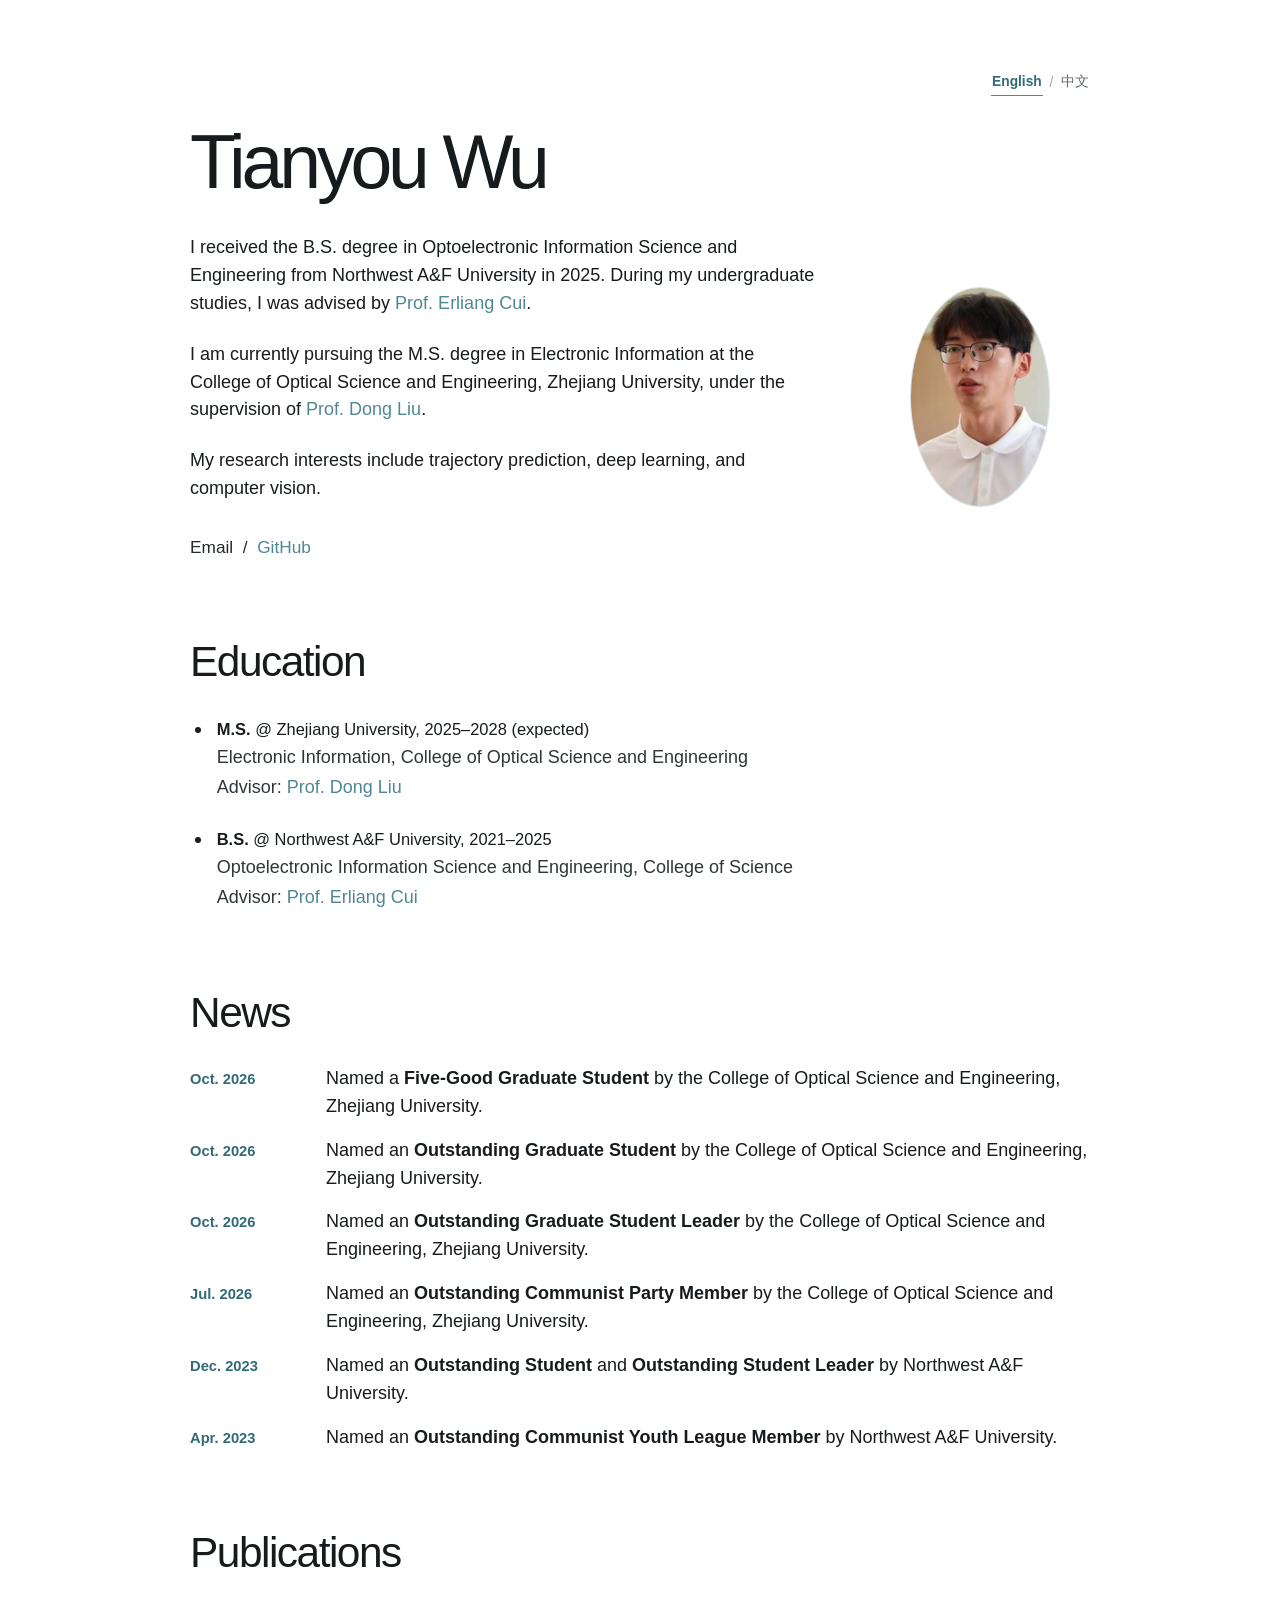
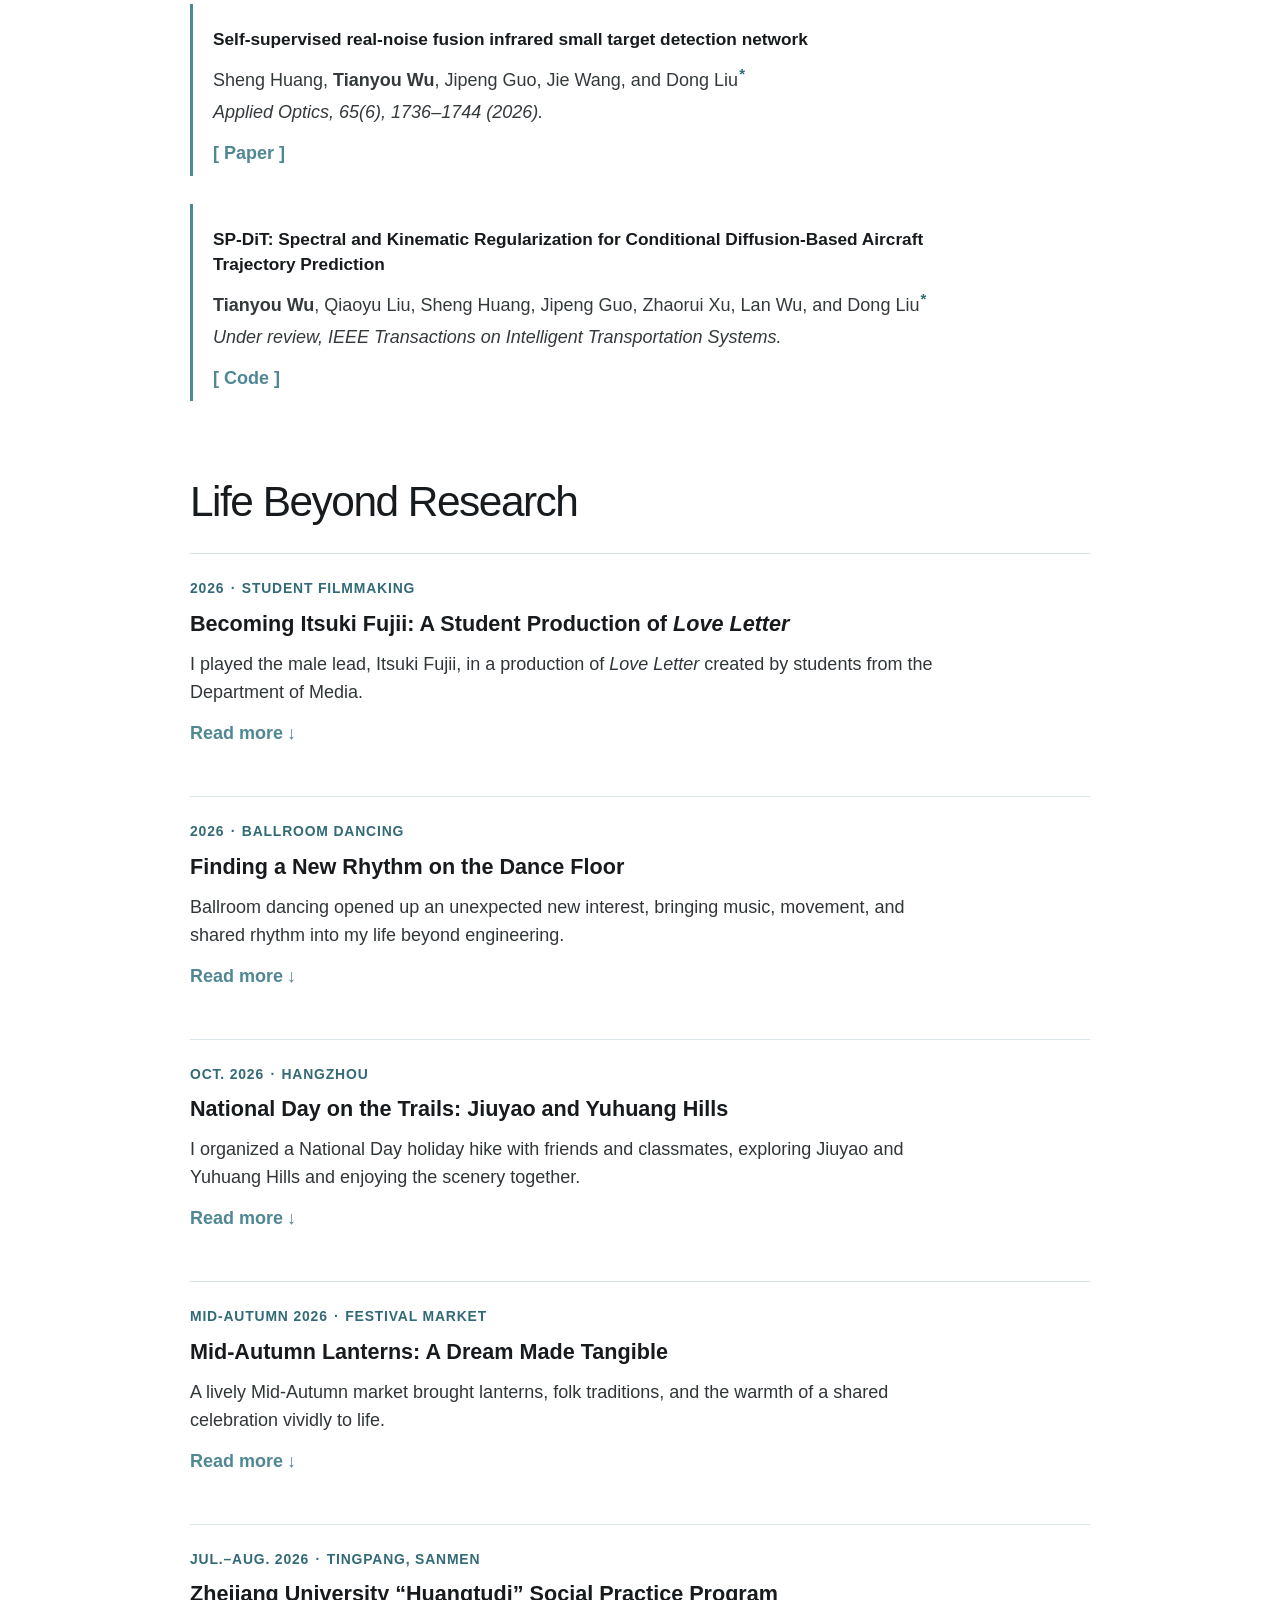
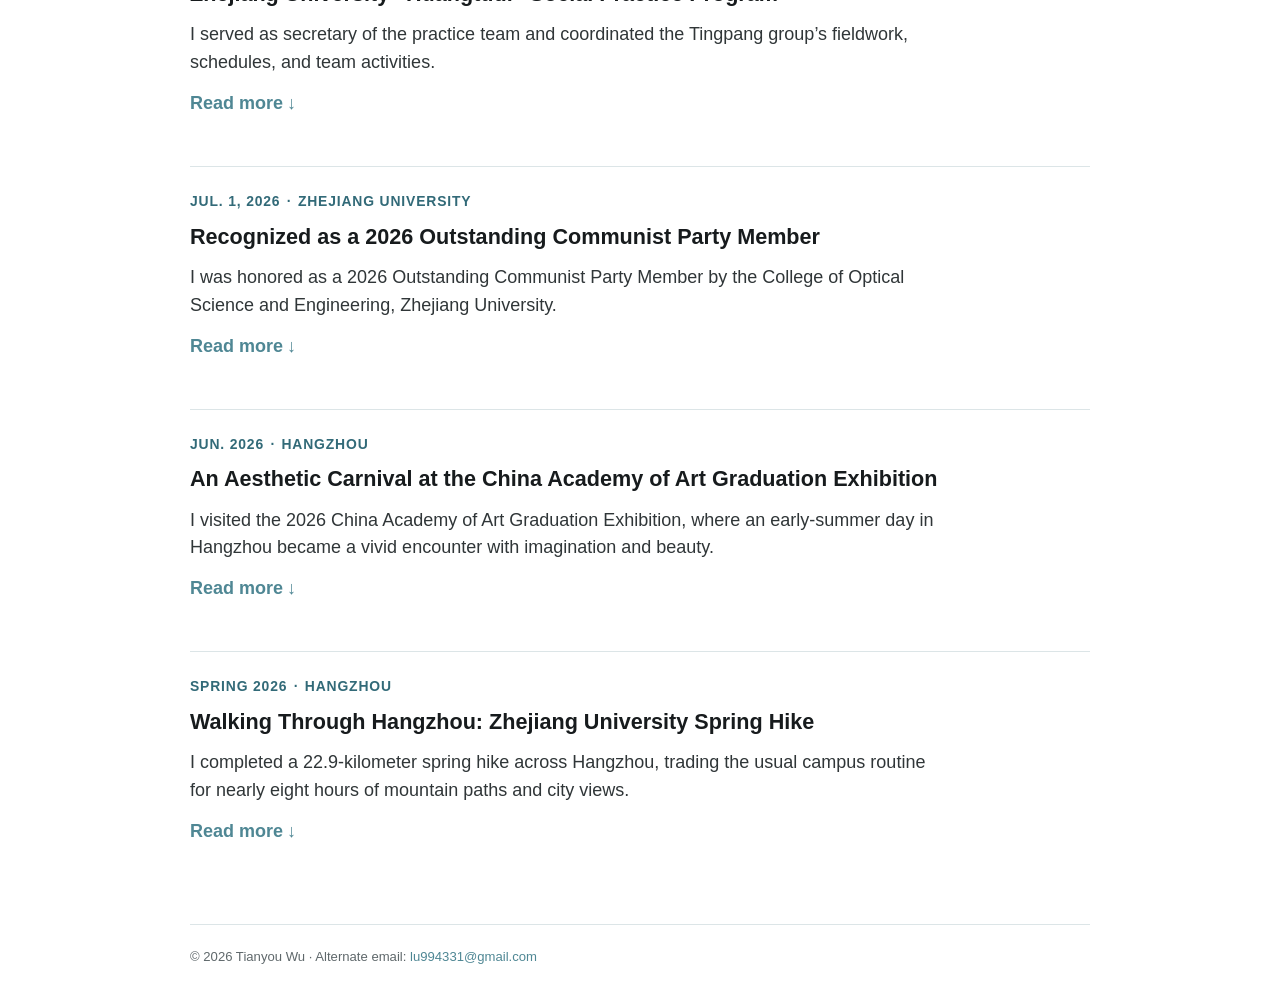
<file: index.html>
<!doctype html>
<html lang="en" data-lang="en">
  <head>
    <meta charset="utf-8" />
    <meta name="viewport" content="width=device-width, initial-scale=1" />
    <script>
      (() => {
        const storageKey = "tianyou-homepage-language";
        let language;
        try {
          const saved = window.localStorage.getItem(storageKey);
          language =
            saved === "en" || saved === "zh"
              ? saved
              : navigator.language.toLowerCase().startsWith("zh")
                ? "zh"
                : "en";
        } catch {
          language = navigator.language.toLowerCase().startsWith("zh")
            ? "zh"
            : "en";
        }
        document.documentElement.dataset.lang = language;
        document.documentElement.lang = language === "zh" ? "zh-CN" : "en";
      })();
    </script>
    <title>Tianyou Wu — Academic Homepage</title>
    <meta
      name="description"
      content="Tianyou Wu is an M.S. student at Zhejiang University researching trajectory prediction, deep learning, and computer vision."
    />
    <meta name="author" content="Tianyou Wu" />
    <meta name="robots" content="index, follow" />
    <link rel="canonical" href="https://rebelliouszc.github.io/" />
    <link rel="icon" href="favicon.svg" type="image/svg+xml" />
    <link rel="stylesheet" href="styles.css" />

    <meta property="og:type" content="profile" />
    <meta property="og:title" content="Tianyou Wu — Academic Homepage" />
    <meta
      property="og:description"
      content="Trajectory Prediction · Deep Learning · Computer Vision"
    />
    <meta property="og:url" content="https://rebelliouszc.github.io/" />
    <meta
      property="og:image"
      content="https://rebelliouszc.github.io/og.png"
    />
    <meta property="og:image:width" content="1200" />
    <meta property="og:image:height" content="630" />
    <meta property="og:image:alt" content="Tianyou Wu — academic profile" />
    <meta name="twitter:card" content="summary_large_image" />

    <script type="application/ld+json">
      {
        "@context": "https://schema.org",
        "@type": "Person",
        "name": "Tianyou Wu",
        "url": "https://rebelliouszc.github.io/",
        "email": "mailto:22530066@zju.edu.cn",
        "affiliation": {
          "@type": "CollegeOrUniversity",
          "name": "Zhejiang University"
        },
        "sameAs": ["https://github.com/RebelliousZC"],
        "knowsAbout": [
          "Trajectory prediction",
          "Deep learning",
          "Computer vision"
        ]
      }
    </script>
  </head>
  <body>
    <main class="site-shell">
      <nav
        class="language-switcher"
        aria-label="Language switcher / 语言切换"
      >
        <button
          class="language-button"
          type="button"
          data-set-lang="en"
          aria-pressed="true"
        >
          English
        </button>
        <span aria-hidden="true">/</span>
        <button
          class="language-button"
          type="button"
          data-set-lang="zh"
          aria-pressed="false"
        >
          中文
        </button>
      </nav>

      <header class="hero" aria-labelledby="page-title">
        <h1 id="page-title">Tianyou Wu</h1>

        <div class="hero-grid">
          <div class="bio">
            <p class="lang-en">
              I received the B.S. degree in Optoelectronic Information Science
              and Engineering from Northwest A&amp;F University in 2025. During
              my undergraduate studies, I was advised by
              <a
                href="https://lxy.nwsuaf.edu.cn/szdw/438154.htm"
                target="_blank"
                rel="noopener noreferrer"
                >Prof. Erliang Cui</a
              >.
            </p>
            <p class="lang-zh" lang="zh-CN">
              我于2025年获得西北农林科技大学光电信息科学与工程专业理学学士学位。本科期间师从
              <a
                href="https://lxy.nwsuaf.edu.cn/szdw/438154.htm"
                target="_blank"
                rel="noopener noreferrer"
                >崔二亮教授</a
              >。
            </p>

            <p class="lang-en">
              I am currently pursuing the M.S. degree in Electronic Information
              at the College of Optical Science and Engineering, Zhejiang
              University, under the supervision of
              <a
                href="https://person.zju.edu.cn/liudong"
                target="_blank"
                rel="noopener noreferrer"
                >Prof. Dong Liu</a
              >.
            </p>
            <p class="lang-zh" lang="zh-CN">
              目前，我在浙江大学光电科学与工程学院攻读电子信息专业硕士学位，导师为
              <a
                href="https://person.zju.edu.cn/liudong"
                target="_blank"
                rel="noopener noreferrer"
                >刘东教授</a
              >。
            </p>

            <p class="lang-en">
              My research interests include trajectory prediction, deep
              learning, and computer vision.
            </p>
            <p class="lang-zh" lang="zh-CN">
              我的研究兴趣包括轨迹预测、深度学习与计算机视觉。
            </p>

            <nav
              class="profile-links"
              aria-label="Academic links / 学术链接"
            >
              <a href="mailto:22530066@zju.edu.cn">
                <span class="lang-en">Email</span>
                <span class="lang-zh" lang="zh-CN">邮箱</span>
              </a>
              <span aria-hidden="true">/</span>
              <a
                href="https://github.com/RebelliousZC"
                target="_blank"
                rel="noopener noreferrer"
                >GitHub</a
              >
            </nav>
          </div>

          <figure class="profile-figure">
            <img
              class="profile-image"
              src="assets/images/profile.jpg"
              alt="Portrait of Tianyou Wu / Tianyou Wu 肖像"
              width="660"
              height="496"
              fetchpriority="high"
            />
          </figure>
        </div>
      </header>

      <section aria-labelledby="education-title">
        <h2 id="education-title">
          <span class="lang-en">Education</span>
          <span class="lang-zh" lang="zh-CN">教育经历</span>
        </h2>
        <ul class="education-list">
          <li>
            <p class="degree-line lang-en">
              <strong>M.S.</strong> @ Zhejiang University, 2025–2028 (expected)
            </p>
            <p class="degree-line lang-zh" lang="zh-CN">
              <strong>硕士</strong> @ 浙江大学，2025–2028（预计）
            </p>
            <p class="degree-detail lang-en">
              Electronic Information, College of Optical Science and
              Engineering
            </p>
            <p class="degree-detail lang-zh" lang="zh-CN">
              电子信息，光电科学与工程学院
            </p>
            <p class="degree-detail lang-en">
              Advisor:
              <a
                href="https://person.zju.edu.cn/liudong"
                target="_blank"
                rel="noopener noreferrer"
                >Prof. Dong Liu</a
              >
            </p>
            <p class="degree-detail lang-zh" lang="zh-CN">
              导师：
              <a
                href="https://person.zju.edu.cn/liudong"
                target="_blank"
                rel="noopener noreferrer"
                >刘东教授</a
              >
            </p>
          </li>
          <li>
            <p class="degree-line lang-en">
              <strong>B.S.</strong> @ Northwest A&amp;F University, 2021–2025
            </p>
            <p class="degree-line lang-zh" lang="zh-CN">
              <strong>学士</strong> @ 西北农林科技大学，2021–2025
            </p>
            <p class="degree-detail lang-en">
              Optoelectronic Information Science and Engineering, College of
              Science
            </p>
            <p class="degree-detail lang-zh" lang="zh-CN">
              光电信息科学与工程，理学院
            </p>
            <p class="degree-detail lang-en">
              Advisor:
              <a
                href="https://lxy.nwsuaf.edu.cn/szdw/438154.htm"
                target="_blank"
                rel="noopener noreferrer"
                >Prof. Erliang Cui</a
              >
            </p>
            <p class="degree-detail lang-zh" lang="zh-CN">
              导师：
              <a
                href="https://lxy.nwsuaf.edu.cn/szdw/438154.htm"
                target="_blank"
                rel="noopener noreferrer"
                >崔二亮教授</a
              >
            </p>
          </li>
        </ul>
      </section>

      <section aria-labelledby="news-title">
        <h2 id="news-title">
          <span class="lang-en">News</span>
          <span class="lang-zh" lang="zh-CN">近期动态</span>
        </h2>
        <ul class="news-list">
          <li>
            <time datetime="2026-10">
              <span class="lang-en">Oct. 2026</span>
              <span class="lang-zh" lang="zh-CN">2026年10月</span>
            </time>
            <span class="lang-en">
              Named a <strong>Five-Good Graduate Student</strong> by the
              College of Optical Science and Engineering, Zhejiang University.
            </span>
            <span class="lang-zh" lang="zh-CN">
              获评浙江大学光电科学与工程学院<strong>“五好研究生”</strong>。
            </span>
          </li>
          <li>
            <time datetime="2026-10">
              <span class="lang-en">Oct. 2026</span>
              <span class="lang-zh" lang="zh-CN">2026年10月</span>
            </time>
            <span class="lang-en">
              Named an <strong>Outstanding Graduate Student</strong> by the
              College of Optical Science and Engineering, Zhejiang University.
            </span>
            <span class="lang-zh" lang="zh-CN">
              获评浙江大学光电科学与工程学院<strong>“优秀研究生”</strong>。
            </span>
          </li>
          <li>
            <time datetime="2026-10">
              <span class="lang-en">Oct. 2026</span>
              <span class="lang-zh" lang="zh-CN">2026年10月</span>
            </time>
            <span class="lang-en">
              Named an <strong>Outstanding Graduate Student Leader</strong> by
              the College of Optical Science and Engineering, Zhejiang University.
            </span>
            <span class="lang-zh" lang="zh-CN">
              获评浙江大学光电科学与工程学院<strong>“优秀研究生干部”</strong>。
            </span>
          </li>
          <li>
            <time datetime="2026-07">
              <span class="lang-en">Jul. 2026</span>
              <span class="lang-zh" lang="zh-CN">2026年7月</span>
            </time>
            <span class="lang-en">
              Named an <strong>Outstanding Communist Party Member</strong> by
              the College of Optical Science and Engineering, Zhejiang
              University.
            </span>
            <span class="lang-zh" lang="zh-CN">
              获评浙江大学光电科学与工程学院<strong>“优秀共产党员”</strong>。
            </span>
          </li>
          <li>
            <time datetime="2023-12">
              <span class="lang-en">Dec. 2023</span>
              <span class="lang-zh" lang="zh-CN">2023年12月</span>
            </time>
            <span class="lang-en">
              Named an <strong>Outstanding Student</strong> and
              <strong>Outstanding Student Leader</strong> by Northwest
              A&amp;F University.
            </span>
            <span class="lang-zh" lang="zh-CN">
              获评西北农林科技大学<strong>“优秀大学生”</strong>和<strong>“优秀学生干部”</strong>。
            </span>
          </li>
          <li>
            <time datetime="2023-04">
              <span class="lang-en">Apr. 2023</span>
              <span class="lang-zh" lang="zh-CN">2023年4月</span>
            </time>
            <span class="lang-en">
              Named an
              <strong>Outstanding Communist Youth League Member</strong>
              by Northwest A&amp;F University.
            </span>
            <span class="lang-zh" lang="zh-CN">
              获评西北农林科技大学<strong>“优秀共青团员”</strong>。
            </span>
          </li>
        </ul>
      </section>

      <section aria-labelledby="publications-title">
        <h2 id="publications-title">
          <span class="lang-en">Publications</span>
          <span class="lang-zh" lang="zh-CN">论文成果</span>
        </h2>
        <article class="publication-entry">
          <h3>
            Self-supervised real-noise fusion infrared small target detection
            network
          </h3>
          <p class="authors">
            Sheng Huang, <strong>Tianyou Wu</strong>, Jipeng Guo, Jie Wang, and
            Dong Liu<sup
              class="corresponding-mark"
              aria-label="corresponding author / 通讯作者"
              >*</sup
            >
          </p>
          <p class="venue">
            <em>Applied Optics, 65(6), 1736–1744 (2026).</em>
          </p>
          <p class="publication-links">
            <a
              href="https://doi.org/10.1364/AO.583720"
              target="_blank"
              rel="noopener noreferrer"
              >
                <span class="lang-en">Paper</span>
                <span class="lang-zh" lang="zh-CN">论文</span></a
            >
          </p>
        </article>

        <article class="publication-entry">
          <h3>
            SP-DiT: Spectral and Kinematic Regularization for Conditional
            Diffusion-Based Aircraft Trajectory Prediction
          </h3>
          <p class="authors">
            <strong>Tianyou Wu</strong>, Qiaoyu Liu, Sheng Huang, Jipeng Guo,
            Zhaorui Xu, Lan Wu, and Dong Liu<sup
              class="corresponding-mark"
              aria-label="corresponding author / 通讯作者"
              >*</sup
            >
          </p>
          <p class="venue">
            <em class="lang-en"
              >Under review, IEEE Transactions on Intelligent Transportation
              Systems.</em
            >
            <em class="lang-zh" lang="zh-CN"
              >IEEE Transactions on Intelligent Transportation Systems，在审。</em
            >
          </p>
          <p class="publication-links">
            <a
              href="https://github.com/RebelliousZC/SP-DiT"
              target="_blank"
              rel="noopener noreferrer"
              >
                <span class="lang-en">Code</span>
                <span class="lang-zh" lang="zh-CN">代码</span></a
            >
          </p>
        </article>
      </section>

      <section aria-labelledby="life-title">
        <h2 id="life-title">
          <span class="lang-en">Life Beyond Research</span>
          <span class="lang-zh" lang="zh-CN">科研之外</span>
        </h2>
        <article class="life-entry" id="life-love-letter">
          <p class="eyebrow lang-en">
            <time datetime="2026">2026</time>
            <span aria-hidden="true">·</span> Student filmmaking
          </p>
          <p class="eyebrow lang-zh" lang="zh-CN">
            <time datetime="2026">2026年</time>
            <span aria-hidden="true">·</span> 学生影像创作
          </p>
          <h3>
            <span class="lang-en">Becoming Itsuki Fujii: A Student Production of <em>Love Letter</em></span>
            <span class="lang-zh" lang="zh-CN">《情书》：在镜头前成为藤井树</span>
          </h3>
          <p class="life-lead lang-en">
            I played the male lead, Itsuki Fujii, in a production of
            <em>Love Letter</em> created by students from the Department of Media.
          </p>
          <p class="life-lead lang-zh" lang="zh-CN">
            参演传媒系同学创作的《情书》，饰演男主藤井树，第一次走进较为专业的拍摄现场。
          </p>
          <details class="life-details">
            <summary>
              <span class="read-more lang-en">Read more</span>
              <span class="read-less lang-en">Show less</span>
              <span class="read-more lang-zh" lang="zh-CN">展开阅读</span>
              <span class="read-less lang-zh" lang="zh-CN">收起</span>
            </summary>
            <div class="details-copy lang-en">
              <p>
                Playing Itsuki Fujii took me well beyond my familiar life as an
                engineering student. Watching a film and standing in front of a
                camera turned out to be very different experiences. Making a
                gesture or a pause feel natural was a challenge in itself, and
                stepping into a character asked for a kind of attention I had
                rarely used before.
              </p>
              <p>
                This was my first experience of a more professional filming
                process. Being on set gave me a much clearer understanding of
                the work behind a finished scene and a deeper appreciation of
                the patience and coordination that filmmaking requires.
              </p>
              <p>
                Just as memorable was the time spent with the student crew.
                Working together was genuinely enjoyable. I came away with new
                respect for their craft, and with the pleasure of having tried
                something far outside my usual field.
              </p>
            </div>
            <div class="details-copy lang-zh" lang="zh-CN">
              <p>
                对一个习惯了课堂和实验室的工科生来说，饰演藤井树是一次很新鲜、也很有挑战的尝试。坐在银幕前看故事，与站在镜头前成为故事里的人，原来是两种完全不同的体验。一个动作、一处停顿，怎样才显得自然，都需要重新体会。
              </p>
              <p>
                这是我第一次接触较为专业的拍摄过程。真正参与其中，才更清楚地感受到，一段看似平静流畅的画面背后，需要多少耐心、配合与投入。拍摄的不易也让我对演员和摄影团队的工作有了更具体、更深的认识。
              </p>
              <p>
                和团队同学相处的过程非常愉快。大家一起完成一段影像，也一起留下了镜头之外的记忆。能够暂时走出熟悉的专业，认真尝试另一种创作，本身就很值得。
              </p>
            </div>
            <div class="photo-gallery" aria-label="Love Letter stills and crew / 情书剧照与团队合影">
              <figure>
                <a href="assets/images/love-letter-01.jpg" target="_blank" rel="noopener noreferrer">
                  <img src="assets/images/love-letter-01.jpg" alt="A close-up from the student production of Love Letter / 情书学生作品中的近景剧照" width="1600" height="900" loading="lazy" />
                </a>
                <figcaption><span class="lang-en">A moment in character.</span><span class="lang-zh" lang="zh-CN">进入角色的一刻。</span></figcaption>
              </figure>
              <figure>
                <a href="assets/images/love-letter-02.jpg" target="_blank" rel="noopener noreferrer">
                  <img src="assets/images/love-letter-02.jpg" alt="A character reading beside a sunlit window / 窗边阅读的剧照" width="1600" height="900" loading="lazy" />
                </a>
                <figcaption><span class="lang-en">Reading by the window.</span><span class="lang-zh" lang="zh-CN">窗边的阅读片段。</span></figcaption>
              </figure>
              <figure>
                <a href="assets/images/love-letter-03.jpg" target="_blank" rel="noopener noreferrer">
                  <img src="assets/images/love-letter-03.jpg" alt="A wide shot of the classroom scene / 教室场景的全景剧照" width="1600" height="900" loading="lazy" />
                </a>
                <figcaption><span class="lang-en">A quiet classroom scene.</span><span class="lang-zh" lang="zh-CN">教室里的安静场景。</span></figcaption>
              </figure>
              <figure>
                <a href="assets/images/love-letter-04.jpg" target="_blank" rel="noopener noreferrer">
                  <img src="assets/images/love-letter-04.jpg" alt="The student filming team gathered for a group photograph / 拍摄团队合影" width="1600" height="1200" loading="lazy" />
                </a>
                <figcaption><span class="lang-en">With the student crew.</span><span class="lang-zh" lang="zh-CN">与拍摄团队一起留念。</span></figcaption>
              </figure>
            </div>
          </details>
        </article>

        <article class="life-entry" id="life-ballroom">
          <p class="eyebrow lang-en">
            <time datetime="2026">2026</time>
            <span aria-hidden="true">·</span> Ballroom dancing
          </p>
          <p class="eyebrow lang-zh" lang="zh-CN">
            <time datetime="2026">2026年</time>
            <span aria-hidden="true">·</span> 交谊舞
          </p>
          <h3>
            <span class="lang-en">Finding a New Rhythm on the Dance Floor</span>
            <span class="lang-zh" lang="zh-CN">交谊舞：走进另一种节奏</span>
          </h3>
          <p class="life-lead lang-en">
            Ballroom dancing opened up an unexpected new interest, bringing
            music, movement, and shared rhythm into my life beyond engineering.
          </p>
          <p class="life-lead lang-zh" lang="zh-CN">
            从熟悉的工科日常走进舞池，在音乐、舞步与配合中发现一项意想不到的新兴趣。
          </p>
          <details class="life-details">
            <summary>
              <span class="read-more lang-en">Read more</span>
              <span class="read-less lang-en">Show less</span>
              <span class="read-more lang-zh" lang="zh-CN">展开阅读</span>
              <span class="read-less lang-zh" lang="zh-CN">收起</span>
            </summary>
            <div class="details-copy lang-en">
              <p>
                Ballroom dancing had rarely been part of the world I knew as
                an engineering student. Joining a dance evening made that world
                feel suddenly larger. There was the music, the movement, and
                the simple pleasure of finding a rhythm with another person.
              </p>
              <p>
                What appealed to me was the way dancing draws attention into
                the present: listening, moving, and responding to a partner.
                It offered a very different kind of enjoyment from my usual
                routine, and made me curious about an interest I had scarcely
                considered before.
              </p>
              <p>
                These photographs keep a few moments from the dance floor.
                More than anything, they remind me how much there still is to
                try. Sometimes a new interest begins with a small surprise:
                I had no idea this could be so much fun.
              </p>
            </div>
            <div class="details-copy lang-zh" lang="zh-CN">
              <p>
                在我熟悉的工科生活圈里，跳舞并不是一件经常被谈起的事。真正参加舞会之后，才发现音乐、舞步和两个人之间的配合，能够带来如此直接的快乐。原本觉得离自己很远的世界，一下子变得可以亲身参与。
              </p>
              <p>
                交谊舞吸引我的地方，是它让人把注意力放回当下：听音乐，感受节奏，留意舞伴，再一起完成动作。这样的体验与平时的学习科研很不一样，也一下子拓宽了我的兴趣面。
              </p>
              <p>
                这里留下的是舞会中的几个片段。比起跳得如何，我更珍惜那种发现新鲜事物的兴奋——原来生活里还有这么有意思的事情，值得自己走近一点，再试一次。
              </p>
            </div>
            <div class="photo-gallery" aria-label="Moments from ballroom dancing / 交谊舞片段">
              <figure class="gallery-portrait">
                <a href="assets/images/ballroom-01.jpg" target="_blank" rel="noopener noreferrer">
                  <img src="assets/images/ballroom-01.jpg" alt="Partners dancing together at a ballroom event / 舞会中的双人舞片段" width="698" height="964" loading="lazy" />
                </a>
                <figcaption><span class="lang-en">A shared rhythm.</span><span class="lang-zh" lang="zh-CN">两个人的节奏。</span></figcaption>
              </figure>
              <figure class="gallery-portrait">
                <a href="assets/images/ballroom-02.jpg" target="_blank" rel="noopener noreferrer">
                  <img src="assets/images/ballroom-02.jpg" alt="A close view of a ballroom dance partnership / 双人舞配合的近景" width="1201" height="1600" loading="lazy" />
                </a>
                <figcaption><span class="lang-en">Moving in time.</span><span class="lang-zh" lang="zh-CN">跟随音乐起舞。</span></figcaption>
              </figure>
              <figure class="gallery-portrait">
                <a href="assets/images/ballroom-03.jpg" target="_blank" rel="noopener noreferrer">
                  <img src="assets/images/ballroom-03.jpg" alt="Dance partners holding a ballroom frame / 舞伴保持舞姿的瞬间" width="1200" height="1600" loading="lazy" />
                </a>
                <figcaption><span class="lang-en">Attention and connection.</span><span class="lang-zh" lang="zh-CN">专注与默契。</span></figcaption>
              </figure>
              <figure class="gallery-portrait">
                <a href="assets/images/ballroom-04.jpg" target="_blank" rel="noopener noreferrer">
                  <img src="assets/images/ballroom-04.jpg" alt="A moment on the dance floor / 舞池中的一个片段" width="396" height="894" loading="lazy" />
                </a>
                <figcaption><span class="lang-en">A moment from the evening.</span><span class="lang-zh" lang="zh-CN">舞会一瞬。</span></figcaption>
              </figure>
            </div>
          </details>
        </article>

        <article class="life-entry" id="life-national-day-hike">
          <p class="eyebrow lang-en">
            <time datetime="2026-10">Oct. 2026</time>
            <span aria-hidden="true">·</span> Hangzhou
          </p>
          <p class="eyebrow lang-zh" lang="zh-CN">
            <time datetime="2026-10">2026年10月</time>
            <span aria-hidden="true">·</span> 杭州
          </p>
          <h3>
            <span class="lang-en">National Day on the Trails: Jiuyao and Yuhuang Hills</span>
            <span class="lang-zh" lang="zh-CN">国庆山行：与朋友走过九曜山、玉皇山</span>
          </h3>
          <p class="life-lead lang-en">
            I organized a National Day holiday hike with friends and classmates,
            exploring Jiuyao and Yuhuang Hills and enjoying the scenery together.
          </p>
          <p class="life-lead lang-zh" lang="zh-CN">
            国庆期间，约上平时的朋友和同学一起走过九曜山、玉皇山，沿途赏景，合影留念。
          </p>
          <details class="life-details">
            <summary>
              <span class="read-more lang-en">Read more</span>
              <span class="read-less lang-en">Show less</span>
              <span class="read-more lang-zh" lang="zh-CN">展开阅读</span>
              <span class="read-less lang-zh" lang="zh-CN">收起</span>
            </summary>
            <div class="details-copy lang-en">
              <p>
                For the National Day holiday, I brought together a group of
                friends and classmates for a hike through Jiuyao and Yuhuang
                Hills. People I usually met on campus became companions on the
                trail, sharing a day of walking and views across Hangzhou.
              </p>
              <p>
                The scenery gave us plenty of reasons to pause. So did the
                pleasure of being together somewhere outside our ordinary
                routines. We stopped for photographs along the way, keeping a
                record of both the landscape and the people who made the day
                memorable.
              </p>
              <p>
                Looking back, the best part was how simple it all was: gathering
                a few familiar faces, choosing a route, and setting out. A
                shared walk turned an ordinary holiday into a memory that now
                belongs to all of us.
              </p>
            </div>
            <div class="details-copy lang-zh" lang="zh-CN">
              <p>
                趁着国庆假期，我组织了几位平时一起相处的朋友和同学，去九曜山、玉皇山走一走。熟悉的人从校园来到山路上，换一个场景相处，连平常的闲聊也多了几分轻松。
              </p>
              <p>
                一路看风景，也一路留下合影。山林与远处的城市让人愿意放慢脚步，而有人同行，又让这段路多了许多值得记住的片刻。照片里留下的不只是到过哪里，还有那天一起出发、一起走过的人。
              </p>
              <p>
                回头看，最喜欢的恰恰是这件事的简单：约上几个熟悉的人，选一条路，就能够拥有一个不同于日常的假日。山路走完了，那份共同经历的快乐却留了下来。
              </p>
            </div>
            <div class="photo-gallery" aria-label="National Day hike with friends / 国庆朋友毅行照片">
              <figure class="gallery-portrait">
                <a href="assets/images/national-day-hike-01.jpg" target="_blank" rel="noopener noreferrer">
                  <img src="assets/images/national-day-hike-01.jpg" alt="Friends taking a photograph on a wooded trail / 朋友们在林间山路上留影" width="728" height="1600" loading="lazy" />
                </a>
                <figcaption><span class="lang-en">Together on the trail.</span><span class="lang-zh" lang="zh-CN">山路上的同行伙伴。</span></figcaption>
              </figure>
              <figure class="gallery-portrait">
                <a href="assets/images/national-day-hike-02.jpg" target="_blank" rel="noopener noreferrer">
                  <img src="assets/images/national-day-hike-02.jpg" alt="A map recording the hiking route through Hangzhou / 杭州毅行路线记录" width="727" height="1600" loading="lazy" />
                </a>
                <figcaption><span class="lang-en">The route we walked.</span><span class="lang-zh" lang="zh-CN">一起走过的路线。</span></figcaption>
              </figure>
              <figure>
                <a href="assets/images/national-day-hike-03.jpg" target="_blank" rel="noopener noreferrer">
                  <img src="assets/images/national-day-hike-03.jpg" alt="Friends taking a group selfie during the hike / 毅行途中朋友们的合影" width="1600" height="1200" loading="lazy" />
                </a>
                <figcaption><span class="lang-en">A stop for a group photo.</span><span class="lang-zh" lang="zh-CN">停下来合个影。</span></figcaption>
              </figure>
              <figure>
                <a href="assets/images/national-day-hike-04.jpg" target="_blank" rel="noopener noreferrer">
                  <img src="assets/images/national-day-hike-04.jpg" alt="Friends and classmates posing together among trees / 同学朋友们在林间合影" width="1600" height="1067" loading="lazy" />
                </a>
                <figcaption><span class="lang-en">A day worth remembering.</span><span class="lang-zh" lang="zh-CN">把这一天留在合影里。</span></figcaption>
              </figure>
            </div>
          </details>
        </article>

        <article class="life-entry" id="life-mid-autumn">
          <p class="eyebrow lang-en">
            <time datetime="2026">Mid-Autumn 2026</time>
            <span aria-hidden="true">·</span> Festival market
          </p>
          <p class="eyebrow lang-zh" lang="zh-CN">
            <time datetime="2026">2026年中秋</time>
            <span aria-hidden="true">·</span> 节日集市
          </p>
          <h3>
            <span class="lang-en">Mid-Autumn Lanterns: A Dream Made Tangible</span>
            <span class="lang-zh" lang="zh-CN">中秋灯火：梦里的节日有了模样</span>
          </h3>
          <p class="life-lead lang-en">
            A lively Mid-Autumn market brought lanterns, folk traditions, and
            the warmth of a shared celebration vividly to life.
          </p>
          <p class="life-lead lang-zh" lang="zh-CN">
            在灯火、人声与传统民俗之间，遇见一个几乎从梦里走出来的中秋。
          </p>
          <details class="life-details">
            <summary>
              <span class="read-more lang-en">Read more</span>
              <span class="read-less lang-zh" lang="zh-CN">收起</span>
              <span class="read-less lang-en">Show less</span>
              <span class="read-more lang-zh" lang="zh-CN">展开阅读</span>
            </summary>
            <div class="details-copy lang-en">
              <p>
                Walking into the Mid-Autumn market felt like entering a scene
                I had imagined long before seeing it. Lanterns glowed among
                the trees, lights shimmered on the water, and the streets were
                full of people. The liveliness of it all was unexpectedly moving.
              </p>
              <p>
                Here, a traditional festival was something I could experience
                with all my senses. The folk customs, the gathering crowds,
                and the shared excitement gave the celebration a warmth that
                felt wonderfully real. For a moment, I found myself close to tears.
              </p>
              <p>
                What stayed with me was the feeling that a dreamlike image of
                the festival had become tangible. I could walk through it,
                stand among the lights, and be part of the evening. These
                photographs hold a little of that atmosphere.
              </p>
            </div>
            <div class="details-copy lang-zh" lang="zh-CN">
              <p>
                走进中秋集市时，有一种梦中场景突然落到眼前的恍惚。树间的灯笼、水面的光影、街巷里来往的人群，把热闹连成了一片。原来心里一直向往的节日，可以这样具体地出现在现实里。
              </p>
              <p>
                最打动我的，是传统民俗与人间烟火真正融在一起的感觉。身处其中，节日不再只是日历上的一个名字，而是能够看见、听见、亲身参与的相聚。那一刻甚至有些热泪盈眶：这就是我想象过的中秋氛围。
              </p>
              <p>
                我把这一晚记作一次梦境的具象化。那些原本只能想象的灯火与欢腾，终于有了可以走进去的街道，也留下了属于自己的体验和记忆。
              </p>
            </div>
            <div class="photo-gallery" aria-label="Mid-Autumn market photographs / 中秋集市照片">
              <figure>
                <a href="assets/images/mid-autumn-01.jpg" target="_blank" rel="noopener noreferrer">
                  <img src="assets/images/mid-autumn-01.jpg" alt="A crowd gathered at a lantern-lit traditional building / 灯火下的传统建筑与热闹人群" width="1600" height="728" loading="lazy" />
                </a>
                <figcaption><span class="lang-en">An evening full of life.</span><span class="lang-zh" lang="zh-CN">灯火里的热闹人间。</span></figcaption>
              </figure>
              <figure class="gallery-portrait">
                <a href="assets/images/mid-autumn-02.jpg" target="_blank" rel="noopener noreferrer">
                  <img src="assets/images/mid-autumn-02.jpg" alt="Colorful lanterns hanging in trees, including a fish-shaped lantern / 树间各色灯笼与鱼灯" width="728" height="1600" loading="lazy" />
                </a>
                <figcaption><span class="lang-en">Lanterns among the branches.</span><span class="lang-zh" lang="zh-CN">枝叶间的灯笼与鱼灯。</span></figcaption>
              </figure>
              <figure>
                <a href="assets/images/mid-autumn-03.jpg" target="_blank" rel="noopener noreferrer">
                  <img src="assets/images/mid-autumn-03.jpg" alt="Illuminated waterfront buildings reflected in the water / 临水建筑与灯光倒影" width="1600" height="728" loading="lazy" />
                </a>
                <figcaption><span class="lang-en">Lights reflected on the water.</span><span class="lang-zh" lang="zh-CN">一河灯影。</span></figcaption>
              </figure>
              <figure class="gallery-portrait">
                <a href="assets/images/mid-autumn-04.jpg" target="_blank" rel="noopener noreferrer">
                  <img src="assets/images/mid-autumn-04.jpg" alt="Visitors walking beside an illuminated wall at the festival / 游人走过节日灯火下的街巷" width="728" height="1600" loading="lazy" />
                </a>
                <figcaption><span class="lang-en">Wandering through the market.</span><span class="lang-zh" lang="zh-CN">走进节日的街巷。</span></figcaption>
              </figure>
            </div>
          </details>
        </article>

        <article class="life-entry">
          <p class="eyebrow lang-en">
            <time datetime="2026-07">Jul.–Aug. 2026</time>
            <span aria-hidden="true">·</span>
            Tingpang, Sanmen
          </p>
          <p class="eyebrow lang-zh" lang="zh-CN">
            <time datetime="2026-07">2026年7–8月</time>
            <span aria-hidden="true">·</span>
            三门亭旁
          </p>
          <h3>
            <span class="lang-en"
              >Zhejiang University “Huangtudi” Social Practice Program</span
            >
            <span class="lang-zh" lang="zh-CN"
              >浙江大学“黄土地”社会实践</span
            >
          </h3>
          <p class="life-lead lang-en">
            I served as secretary of the practice team and coordinated the
            Tingpang group’s fieldwork, schedules, and team activities.
          </p>
          <p class="life-lead lang-zh" lang="zh-CN">
            担任实践团书记，负责亭旁组调研、行程及团队活动的统筹协调。
          </p>

          <details class="life-details">
            <summary>
              <span class="read-more lang-en">Read more</span>
              <span class="read-less lang-en">Show less</span>
              <span class="read-more lang-zh" lang="zh-CN">展开阅读</span>
              <span class="read-less lang-zh" lang="zh-CN">收起</span>
            </summary>
            <div class="details-copy lang-en">
              <p>
                Our group investigated Tingpang’s specialty agriculture and the
                local history of the “First Red Flag in Zhejiang.” We also took
                part in a team debate and won first place. The experience moved
                learning and public service beyond the campus: working at the
                grassroots level required us to listen carefully, coordinate
                different needs, and turn plans into concrete action.
              </p>
              <p>
                As team secretary, I worked across schedules, task assignments,
                communications, and on-site coordination to keep different
                activities moving together. The debate result was encouraging,
                but the more lasting value came from seeing how local history,
                agricultural development, and community life intersect in
                everyday governance. The experience strengthened my ability to
                organize a team, respond to practical challenges, and
                collaborate with people from different backgrounds.
              </p>
              <p>
                More importantly, it reminded me that meaningful learning is
                grounded in real communities. By engaging directly with local
                development and revolutionary history, I gained a clearer
                understanding of social responsibility and grew through
                service, cooperation, and reflection.
              </p>
            </div>
            <div class="details-copy lang-zh" lang="zh-CN">
              <p>
                我们围绕亭旁镇精品农业和“浙江红旗第一飘”等主题开展调研，并在实践团辩论赛中取得第一名。走出校园、深入基层，使我更加真切地认识到：服务基层既要认真倾听各方诉求，也要协调不同需要，并将计划落实为具体行动。
              </p>
              <p>
                作为实践团书记，我负责行程安排、任务分工、沟通联络与现场协调，推动各项工作有序衔接。比比赛成绩更珍贵的，是在实地走访中理解地方历史、农业发展与社区治理之间的联系。这段经历提升了我的组织协调、团队协作和应对实际问题的能力。
              </p>
              <p>
                更重要的是，这次实践让我认识到，有意义的学习应当扎根真实社会。通过接触基层发展与红色历史，我进一步增强了社会责任意识，也在服务、合作与反思中锻炼了自我。
              </p>
            </div>
            <div
              class="photo-gallery"
              aria-label="Photos from Tingpang / 亭旁实践照片"
            >
              <figure>
                <a
                  href="assets/images/tingpang-meeting.jpg"
                  aria-label="Open the full-size meeting photo"
                >
                  <img
                    src="assets/images/tingpang-meeting.jpg"
                    alt="The Tingpang practice group meeting with local partners"
                    width="1706"
                    height="1279"
                    loading="lazy"
                  />
                </a>
                <figcaption>
                  <span class="lang-en">Fieldwork discussion in Tingpang.</span>
                  <span class="lang-zh" lang="zh-CN">亭旁调研座谈。</span>
                </figcaption>
              </figure>
              <figure>
                <a
                  href="assets/images/team-debate.jpg"
                  aria-label="Open the full-size debate photo"
                >
                  <img
                    src="assets/images/team-debate.jpg"
                    alt="Practice-team members preparing for a debate"
                    width="1706"
                    height="1279"
                    loading="lazy"
                  />
                </a>
                <figcaption>
                  <span class="lang-en">Preparing for the team debate.</span>
                  <span class="lang-zh" lang="zh-CN">准备实践团辩论赛。</span>
                </figcaption>
              </figure>
              <figure>
                <a
                  href="assets/images/field-presentation.jpg"
                  aria-label="Open the full-size presentation photo"
                >
                  <img
                    src="assets/images/field-presentation.jpg"
                    alt="Tianyou Wu speaking during a social-practice activity"
                    width="1280"
                    height="720"
                    loading="lazy"
                  />
                </a>
                <figcaption>
                  <span class="lang-en">Speaking during a team activity.</span>
                  <span class="lang-zh" lang="zh-CN">在团队活动中发言。</span>
                </figcaption>
              </figure>
              <figure>
                <a
                  href="assets/images/tingpang-landscape.jpg"
                  aria-label="Open the full-size Tingpang landscape photo"
                >
                  <img
                    src="assets/images/tingpang-landscape.jpg"
                    alt="A panoramic view of Tingpang and the surrounding mountains"
                    width="2048"
                    height="932"
                    loading="lazy"
                  />
                </a>
                <figcaption>
                  <span class="lang-en">A view across Tingpang.</span>
                  <span class="lang-zh" lang="zh-CN">亭旁风景。</span>
                </figcaption>
              </figure>
            </div>
          </details>
        </article>

        <article class="life-entry">
          <p class="eyebrow lang-en">
            <time datetime="2026-07-01">Jul. 1, 2026</time>
            <span aria-hidden="true">·</span>
            Zhejiang University
          </p>
          <p class="eyebrow lang-zh" lang="zh-CN">
            <time datetime="2026-07-01">2026年7月1日</time>
            <span aria-hidden="true">·</span>
            浙江大学
          </p>
          <h3>
            <span class="lang-en"
              >Recognized as a 2026 Outstanding Communist Party Member</span
            >
            <span class="lang-zh" lang="zh-CN"
              >获评学院2026年“优秀共产党员”</span
            >
          </h3>
          <p class="life-lead lang-en">
            I was honored as a 2026 Outstanding Communist Party Member by the
            College of Optical Science and Engineering, Zhejiang University.
          </p>
          <p class="life-lead lang-zh" lang="zh-CN">
            获评浙江大学光电科学与工程学院2026年“优秀共产党员”。
          </p>

          <details class="life-details">
            <summary>
              <span class="read-more lang-en">Read more</span>
              <span class="read-less lang-en">Show less</span>
              <span class="read-more lang-zh" lang="zh-CN">展开阅读</span>
              <span class="read-less lang-zh" lang="zh-CN">收起</span>
            </summary>
            <div class="details-copy lang-en">
              <p>
                The certificate was issued by the CPC Committee of the College
                of Optical Science and Engineering on July 1, 2026. I regard
                this recognition not only as an affirmation, but also as a
                continuing responsibility to serve the community and lead by
                example through everyday action.
              </p>
              <p>
                During my graduate studies, I have remained involved in student
                Party-building and collective service while pursuing my
                academic work. From coordinating routine responsibilities to
                supporting peers and contributing to group activities, I have
                tried to turn commitment into concrete and dependable work.
              </p>
              <p>
                This honor reminds me that the meaning of Party membership lies
                less in a title than in stepping forward when needed, following
                through on ordinary responsibilities, and bringing the same
                integrity, discipline, and sense of duty to both research and
                public service.
              </p>
            </div>
            <div class="details-copy lang-zh" lang="zh-CN">
              <p>
                证书由中共浙江大学光电科学与工程学院委员会于2026年7月1日颁发。对我而言，这份荣誉不仅是对阶段性表现的肯定，也意味着继续服务集体、在日常行动中发挥先锋模范作用的责任。
              </p>
              <p>
                研究生阶段，我在推进学习科研的同时，持续参与学生党建与集体服务。从协调日常事务、服务身边同学到参与集体建设，我努力把责任和承诺落实为一项项具体、可靠的工作。
              </p>
              <p>
                这份荣誉也提醒我，党员身份的意义并不在称号本身，而在需要时能否主动向前，对寻常职责能否一以贯之，并把同样的诚信、自律与担当带入科研和公共服务之中。
              </p>
            </div>

            <div class="certificate-gallery">
              <figure>
                <div class="certificate-frame">
                  <span class="certificate-rotator">
                    <img
                      src="assets/images/outstanding-party-member-certificate.jpg"
                      alt="Certificate naming Tianyou Wu a 2026 Outstanding Communist Party Member of the College of Optical Science and Engineering, Zhejiang University"
                      width="932"
                      height="2048"
                      loading="lazy"
                    />
                  </span>
                </div>
                <figcaption>
                  <span class="lang-en"
                    >Certificate issued by the College Party Committee.</span
                  >
                  <span class="lang-zh" lang="zh-CN"
                    >学院党委颁发的荣誉证书。</span
                  >
                </figcaption>
              </figure>
            </div>
          </details>
        </article>

        <article class="life-entry">
          <p class="eyebrow lang-en">
            <time datetime="2026-06">Jun. 2026</time>
            <span aria-hidden="true">·</span>
            Hangzhou
          </p>
          <p class="eyebrow lang-zh" lang="zh-CN">
            <time datetime="2026-06">2026年6月</time>
            <span aria-hidden="true">·</span>
            杭州
          </p>
          <h3>
            <span class="lang-en"
              >An Aesthetic Carnival at the China Academy of Art Graduation
              Exhibition</span
            >
            <span class="lang-zh" lang="zh-CN"
              >在中国美术学院毕业展中感受审美狂欢</span
            >
          </h3>
          <p class="life-lead lang-en">
            I visited the 2026 China Academy of Art Graduation Exhibition,
            where an early-summer day in Hangzhou became a vivid encounter with
            imagination and beauty.
          </p>
          <p class="life-lead lang-zh" lang="zh-CN">
            参观2026中国美术学院毕业展，在杭州初夏与想象力和美相遇。
          </p>

          <details class="life-details">
            <summary>
              <span class="read-more lang-en">Read more</span>
              <span class="read-less lang-en">Show less</span>
              <span class="read-more lang-zh" lang="zh-CN">展开阅读</span>
              <span class="read-less lang-zh" lang="zh-CN">收起</span>
            </summary>
            <div class="details-copy lang-en">
              <p>
                Moving through paintings, illustrations, installations, and
                sculptures, I encountered not one fixed definition of beauty,
                but many intensely personal visual worlds. Familiar materials
                became strange and dreamlike; private memories, emotions, and
                imagined spaces were translated into forms that invited me to
                pause and look again.
              </p>
              <p>
                The exhibition felt like an aesthetic carnival for the soul.
                Some works delighted at first sight, while others were
                unsettling or deliberately ambiguous. Together, they showed me
                that beauty is not limited to polish or symmetry. It can also
                lie in a new perspective, an honest emotion, or the courage to
                make an inner world visible.
              </p>
              <p>
                As someone trained in engineering, I left with a renewed sense
                that precision and imagination are not opposites. Attentiveness
                to form, openness to uncertainty, and the ability to see beyond
                familiar patterns matter in both artistic creation and
                scientific research.
              </p>
              <p class="life-links">
                <a
                  href="https://www.caa.edu.cn/info/26611/1927782.htm"
                  target="_blank"
                  rel="noopener noreferrer"
                  >Exhibition information</a
                >
              </p>
            </div>
            <div class="details-copy lang-zh" lang="zh-CN">
              <p>
                穿行于绘画、插画、装置与雕塑之间，我看到的并不是一种固定的“美”，而是许多个性鲜明的视觉世界。熟悉的材料被重组为陌生而梦幻的场景，私人记忆、细微情绪与想象空间被转化为可见的形式，让人不由自主地停下脚步，再看一眼。
              </p>
              <p>
                这场毕业展像一场独属灵魂的审美狂欢。有些作品令人一见倾心，有些则保留着不安与暧昧；它们共同提醒我，美并不只存在于精致与对称之中，也可能来自一种新的观看方式、一份诚实的情感，或将内心世界呈现出来的勇气。
              </p>
              <p>
                作为一名工科学生，我也重新体会到，精确与想象并非对立。对形式的敏感、对不确定性的开放，以及跳出惯常模式的观察力，无论对艺术创作还是科学研究都同样重要。
              </p>
              <p class="life-links">
                <a
                  href="https://www.caa.edu.cn/info/26611/1927782.htm"
                  target="_blank"
                  rel="noopener noreferrer"
                  >展览信息</a
                >
              </p>
            </div>

            <div
              class="photo-gallery"
              aria-label="Photos from the China Academy of Art exhibition / 中国美术学院毕业展照片"
            >
              <figure>
                <a
                  href="assets/images/caa-miniature-installation.jpg"
                  aria-label="Open the full-size miniature installation photo"
                >
                  <img
                    src="assets/images/caa-miniature-installation.jpg"
                    alt="A detailed miniature mixed-media installation"
                    width="1600"
                    height="901"
                    loading="lazy"
                  />
                </a>
                <figcaption>
                  <span class="lang-en"
                    >A miniature world assembled in detail.</span
                  >
                  <span class="lang-zh" lang="zh-CN"
                    >由细节搭建而成的微缩世界。</span
                  >
                </figcaption>
              </figure>
              <figure>
                <a
                  href="assets/images/caa-translucent-sculpture.jpg"
                  aria-label="Open the full-size translucent sculpture photo"
                >
                  <img
                    src="assets/images/caa-translucent-sculpture.jpg"
                    alt="Translucent white sculptural forms casting soft shadows"
                    width="1600"
                    height="898"
                    loading="lazy"
                  />
                </a>
                <figcaption>
                  <span class="lang-en">Forms shaped by light and shadow.</span>
                  <span class="lang-zh" lang="zh-CN"
                    >由光影塑造的形态。</span
                  >
                </figcaption>
              </figure>
              <figure>
                <a
                  href="assets/images/caa-illustration-wall.jpg"
                  aria-label="Open the full-size illustration display photo"
                >
                  <img
                    src="assets/images/caa-illustration-wall.jpg"
                    alt="A wall of framed illustrations with colorful borders"
                    width="1445"
                    height="1080"
                    loading="lazy"
                  />
                </a>
                <figcaption>
                  <span class="lang-en">Illustrations framed in color.</span>
                  <span class="lang-zh" lang="zh-CN">被色彩环绕的插画。</span>
                </figcaption>
              </figure>
              <figure class="gallery-portrait">
                <a
                  href="assets/images/caa-night-door-painting.jpg"
                  aria-label="Open the full-size blue doorway painting photo"
                >
                  <img
                    src="assets/images/caa-night-door-painting.jpg"
                    alt="A blue painting of a winged figure before a doorway"
                    width="1080"
                    height="1442"
                    loading="lazy"
                  />
                </a>
                <figcaption>
                  <span class="lang-en">A dreamlike doorway in deep blue.</span>
                  <span class="lang-zh" lang="zh-CN"
                    >深蓝色中梦境般的门扉。</span
                  >
                </figcaption>
              </figure>
            </div>
          </details>
        </article>

        <article class="life-entry">
          <p class="eyebrow lang-en">
            <time datetime="2026-05">Spring 2026</time>
            <span aria-hidden="true">·</span>
            Hangzhou
          </p>
          <p class="eyebrow lang-zh" lang="zh-CN">
            <time datetime="2026-05">2026年春</time>
            <span aria-hidden="true">·</span>
            杭州
          </p>
          <h3>
            <span class="lang-en"
              >Walking Through Hangzhou: Zhejiang University Spring Hike</span
            >
            <span class="lang-zh" lang="zh-CN"
              >用脚丈量杭城：浙江大学春季毅行</span
            >
          </h3>
          <p class="life-lead lang-en">
            I completed a 22.9-kilometer spring hike across Hangzhou, trading
            the usual campus routine for nearly eight hours of mountain paths
            and city views.
          </p>
          <p class="life-lead lang-zh" lang="zh-CN">
            完成22.9公里春季毅行，用近八小时走过山路与城市风景。
          </p>

          <details class="life-details">
            <summary>
              <span class="read-more lang-en">Read more</span>
              <span class="read-less lang-en">Show less</span>
              <span class="read-more lang-zh" lang="zh-CN">展开阅读</span>
              <span class="read-less lang-zh" lang="zh-CN">收起</span>
            </summary>
            <div class="details-copy lang-en">
              <p>
                The route connected campus, wooded hills, distant skylines, and
                views across West Lake. Places that usually appeared as names
                on a map gradually became slopes, turns, stretches of shade,
                and changing horizons. Walking made the city feel both larger
                and more intimate.
              </p>
              <p>
                Over 22.9 kilometers, 38,617 steps, and nearly eight hours,
                there were steep climbs and long stretches when the finish
                still felt far away. The day became an exercise in pacing:
                moving steadily, adjusting when tired, and allowing small
                milestones to carry me toward the next one.
              </p>
              <p>
                Reaching the end brought more than the satisfaction of a new
                personal best. The hike offered a slower way to experience
                Hangzhou and a reminder that endurance is rarely dramatic. It
                is built through ordinary steps, repeated patiently until they
                become a journey.
              </p>
            </div>
            <div class="details-copy lang-zh" lang="zh-CN">
              <p>
                路线串联起校园、林木掩映的山岭、远处的城市天际线与西湖风景。地图上熟悉的地名，在脚步中逐渐变成坡度、转弯、树荫与不断变化的地平线。以步行的方式重新认识杭州，城市显得更加辽阔，也更加亲近。
              </p>
              <p>
                22.9公里、38,617步、近八小时的行程中，既有陡峭的上坡，也有终点仿佛仍在远方的漫长路段。这也是一次关于节奏的练习：保持稳定，在疲惫时及时调整，再用一个个小目标把自己带到下一程。
              </p>
              <p>
                抵达终点带来的不只是刷新个人纪录的满足。毅行让我以更缓慢的方式感受杭州，也再次提醒我，耐力往往并不轰轰烈烈，而是由寻常的一步又一步耐心累积，最终连成一段完整的旅程。
              </p>
            </div>

            <div
              class="photo-gallery"
              aria-label="Photos from the Zhejiang University spring hike / 浙江大学春季毅行照片"
            >
              <figure class="gallery-portrait">
                <a
                  href="assets/images/spring-hike-record.jpg"
                  aria-label="Open the full-size hiking record image"
                >
                  <img
                    src="assets/images/spring-hike-record.jpg"
                    alt="A hiking record showing a distance of 22.90 kilometers"
                    width="727"
                    height="1600"
                    loading="lazy"
                  />
                </a>
                <figcaption>
                  <span class="lang-en">22.90 kilometers and 38,617 steps.</span>
                  <span class="lang-zh" lang="zh-CN"
                    >22.90公里与38,617步。</span
                  >
                </figcaption>
              </figure>
              <figure>
                <a
                  href="assets/images/spring-hike-city-view.jpg"
                  aria-label="Open the full-size city-view photo"
                >
                  <img
                    src="assets/images/spring-hike-city-view.jpg"
                    alt="Hangzhou's skyline viewed from a wooded hillside"
                    width="1600"
                    height="728"
                    loading="lazy"
                  />
                </a>
                <figcaption>
                  <span class="lang-en">The city unfolding beyond the hills.</span>
                  <span class="lang-zh" lang="zh-CN"
                    >群山之外铺展开来的城市。</span
                  >
                </figcaption>
              </figure>
              <figure>
                <a
                  href="assets/images/spring-hike-west-lake-view.jpg"
                  aria-label="Open the full-size West Lake view photo"
                >
                  <img
                    src="assets/images/spring-hike-west-lake-view.jpg"
                    alt="A distant view of West Lake, hills, and the city"
                    width="1600"
                    height="728"
                    loading="lazy"
                  />
                </a>
                <figcaption>
                  <span class="lang-en">West Lake seen from the trail.</span>
                  <span class="lang-zh" lang="zh-CN">从山径远眺西湖。</span>
                </figcaption>
              </figure>
              <figure class="gallery-portrait">
                <a
                  href="assets/images/spring-hike-passport.jpg"
                  aria-label="Open the full-size hike passport photo"
                >
                  <img
                    src="assets/images/spring-hike-passport.jpg"
                    alt="A Zhejiang University hiking passport and keepsake"
                    width="948"
                    height="1600"
                    loading="lazy"
                  />
                </a>
                <figcaption>
                  <span class="lang-en">A keepsake from the spring hike.</span>
                  <span class="lang-zh" lang="zh-CN">春季毅行的纪念。</span>
                </figcaption>
              </figure>
            </div>
          </details>
        </article>
      </section>

      <footer>
        <p class="lang-en">
          © 2026 Tianyou Wu · Alternate email:
          <a href="mailto:lu994331@gmail.com">lu994331@gmail.com</a>
        </p>
        <p class="lang-zh" lang="zh-CN">
          © 2026 Tianyou Wu · 备用邮箱：
          <a href="mailto:lu994331@gmail.com">lu994331@gmail.com</a>
        </p>
      </footer>
    </main>
    <script src="language.js" defer></script>
  </body>
</html>
</file>
<file: styles.css>
:root {
  color-scheme: light;
  --ink: #171b1d;
  --muted: #5f686b;
  --accent: #4f8794;
  --accent-dark: #326a78;
  --line: #dce5e7;
  --soft: #f5f8f9;
}

* {
  box-sizing: border-box;
}

html {
  scroll-behavior: smooth;
}

body {
  margin: 0;
  background: #ffffff;
  color: var(--ink);
  font-family: Arial, "Helvetica Neue", Helvetica, sans-serif;
  font-size: 18px;
  line-height: 1.55;
  text-rendering: optimizeLegibility;
  -webkit-font-smoothing: antialiased;
}

html[data-lang="en"] .lang-zh,
html[data-lang="zh"] .lang-en {
  display: none !important;
}

html[data-lang="zh"] body {
  font-family: Arial, "PingFang SC", "Hiragino Sans GB", "Microsoft YaHei",
    sans-serif;
}

img {
  display: block;
  max-width: 100%;
}

a {
  color: var(--accent);
  text-decoration: none;
  text-decoration-thickness: 1px;
  text-underline-offset: 0.16em;
}

a:hover {
  color: var(--accent-dark);
  text-decoration: underline;
}

a:focus-visible,
summary:focus-visible,
button:focus-visible {
  outline: 3px solid rgba(79, 135, 148, 0.32);
  outline-offset: 4px;
  border-radius: 2px;
}

.site-shell {
  width: min(900px, calc(100% - 48px));
  margin: 0 auto;
  padding: 68px 0 38px;
}

.language-switcher {
  display: flex;
  justify-content: flex-end;
  align-items: center;
  gap: 0.42rem;
  margin-bottom: 30px;
  color: #a0a8aa;
  font-size: 0.86rem;
}

.language-button {
  padding: 3px 1px;
  border: 0;
  border-bottom: 1px solid transparent;
  background: transparent;
  color: var(--muted);
  font: inherit;
  cursor: pointer;
}

.language-button:hover,
.language-button.is-active {
  border-bottom-color: var(--accent);
  color: var(--accent-dark);
}

.language-button.is-active {
  font-weight: 700;
}

h1,
h2,
h3,
p,
figure {
  margin-top: 0;
}

h1 {
  margin-bottom: 34px;
  font-size: clamp(3.3rem, 8vw, 4.7rem);
  font-weight: 400;
  letter-spacing: -0.055em;
  line-height: 0.98;
}

h2 {
  margin-bottom: 28px;
  font-size: clamp(2rem, 5vw, 2.65rem);
  font-weight: 400;
  letter-spacing: -0.035em;
  line-height: 1.1;
}

h3 {
  margin-bottom: 10px;
  font-size: 1.12rem;
  line-height: 1.45;
}

.hero-grid {
  display: grid;
  grid-template-columns: minmax(0, 1fr) 220px;
  gap: 52px;
  align-items: center;
}

.bio p {
  margin-bottom: 23px;
}

.profile-figure {
  margin-bottom: 0;
}

.profile-image {
  width: 220px;
  height: 220px;
  border: 1px solid rgba(79, 135, 148, 0.2);
  border-radius: 50%;
  object-fit: cover;
  object-position: 50% 22%;
  background: var(--soft);
}

.profile-links {
  display: flex;
  flex-wrap: wrap;
  gap: 0.38rem 0.6rem;
  margin-top: 31px;
  font-size: 1.08rem;
}

.profile-links span {
  color: #25292a;
}

section {
  margin-top: 78px;
  scroll-margin-top: 32px;
}

.education-list {
  margin: 0;
  padding-left: 1.45rem;
}

.education-list li {
  margin-bottom: 22px;
  padding-left: 0.22rem;
}

.education-list li::marker {
  font-size: 1.05em;
}

.education-list p {
  margin-bottom: 2px;
}

.degree-line {
  font-size: 1.03rem;
}

.degree-detail {
  color: #303638;
}

.news-list {
  margin: 0;
  padding: 0;
  list-style: none;
}

.news-list li {
  display: grid;
  grid-template-columns: 118px minmax(0, 1fr);
  gap: 18px;
  align-items: baseline;
}

.news-list li + li {
  margin-top: 16px;
}

.news-list time {
  color: var(--accent-dark);
  font-size: 0.92rem;
  font-weight: 700;
}

.publication-entry {
  padding: 23px 0 4px 20px;
  border-left: 3px solid var(--accent);
}

.publication-entry + .publication-entry {
  margin-top: 28px;
}

.publication-entry h3 {
  max-width: 760px;
  font-size: 1.08rem;
}

.publication-entry p {
  margin-bottom: 4px;
}

.authors,
.venue {
  color: #343a3c;
}

.publication-links {
  margin-top: 13px;
  font-weight: 600;
}

.publication-links a::before {
  content: "[";
}

.publication-links a::after {
  content: "]";
}

.corresponding-mark {
  margin-left: 0.08em;
  color: var(--accent-dark);
  font-weight: 700;
}

.life-entry {
  padding-top: 24px;
  border-top: 1px solid var(--line);
}

.life-entry + .life-entry {
  margin-top: 48px;
}

.life-entry > h3 {
  margin-bottom: 12px;
  font-size: 1.35rem;
  font-weight: 600;
}

.eyebrow {
  display: flex;
  flex-wrap: wrap;
  gap: 0.4rem;
  margin-bottom: 8px;
  color: var(--accent-dark);
  font-size: 0.87rem;
  font-weight: 700;
  letter-spacing: 0.06em;
  text-transform: uppercase;
}

.life-lead {
  max-width: 760px;
  margin-bottom: 13px;
  color: #303638;
}

.life-details {
  max-width: 800px;
  margin-bottom: 29px;
}

.life-details summary {
  display: inline-flex;
  cursor: pointer;
  color: var(--accent);
  font-weight: 700;
  list-style: none;
}

.life-details summary::-webkit-details-marker {
  display: none;
}

.life-details summary::after {
  content: " ↓";
  margin-left: 0.25rem;
}

.life-details[open] summary::after {
  content: " ↑";
}

.read-less {
  display: none;
}

.life-details[open] .read-more {
  display: none;
}

.life-details[open] .read-less {
  display: inline;
}

.details-copy {
  padding-top: 16px;
  color: #303638;
}

.details-copy p {
  margin-bottom: 14px;
}

.life-links {
  font-weight: 600;
}

.life-links a::before {
  content: "[";
}

.life-links a::after {
  content: "]";
}

.photo-gallery {
  display: grid;
  grid-template-columns: repeat(4, minmax(0, 1fr));
  gap: 12px;
  align-items: start;
  margin-top: 24px;
}

.photo-gallery figure {
  min-width: 0;
  margin-bottom: 0;
}

.photo-gallery a {
  display: block;
  border-radius: 6px;
  background: transparent;
}

.photo-gallery img {
  width: 100%;
  height: auto;
  object-fit: contain;
  border-radius: 6px;
}

.photo-gallery a:focus-visible {
  outline-offset: 3px;
}

.photo-gallery figcaption {
  margin-top: 7px;
  color: var(--muted);
  font-size: 0.79rem;
}

.certificate-gallery {
  width: min(100%, 640px);
  margin-top: 24px;
}

.certificate-gallery figure {
  margin-bottom: 0;
}

.certificate-frame {
  position: relative;
  overflow: hidden;
  aspect-ratio: 3 / 2;
  border-radius: 6px;
  background: #f3f4f3;
}

.certificate-rotator {
  position: absolute;
  inset: 0;
  display: flex;
  align-items: center;
  justify-content: center;
}

.certificate-rotator img {
  flex: none;
  width: 66.6667%;
  max-width: none;
  height: auto;
  transform: rotate(90deg);
}

.certificate-gallery figcaption {
  margin-top: 7px;
  color: var(--muted);
  font-size: 0.79rem;
}

.gallery-portrait img {
  width: auto;
  max-width: 100%;
  max-height: 240px;
  margin: 0 auto;
}

footer {
  margin-top: 78px;
  padding-top: 22px;
  border-top: 1px solid var(--line);
  color: var(--muted);
  font-size: 0.82rem;
}

footer p {
  margin-bottom: 0;
}

@media (max-width: 700px) {
  body {
    font-size: 16.5px;
  }

  .site-shell {
    width: min(100% - 34px, 900px);
    padding-top: 42px;
  }

  .language-switcher {
    margin-bottom: 24px;
  }

  h1 {
    margin-bottom: 30px;
  }

  .hero-grid {
    grid-template-columns: 1fr;
    gap: 28px;
  }

  .profile-figure {
    grid-row: 1;
  }

  .profile-image {
    width: 160px;
    height: 160px;
  }

  section,
  footer {
    margin-top: 58px;
  }

  .news-list li {
    grid-template-columns: 1fr;
    gap: 4px;
  }

  .photo-gallery {
    grid-template-columns: repeat(2, minmax(0, 1fr));
    gap: 10px;
  }

  .gallery-portrait img {
    max-height: 280px;
  }
}

@media (prefers-reduced-motion: reduce) {
  html {
    scroll-behavior: auto;
  }

  .photo-gallery img {
    transition: none;
  }
}

@media print {
  .site-shell {
    width: 100%;
    padding: 0;
  }

  a {
    color: var(--ink);
  }

  .life-details:not([open]) .details-copy {
    display: block;
  }

  .photo-gallery {
    break-inside: avoid;
  }
}
</file>
